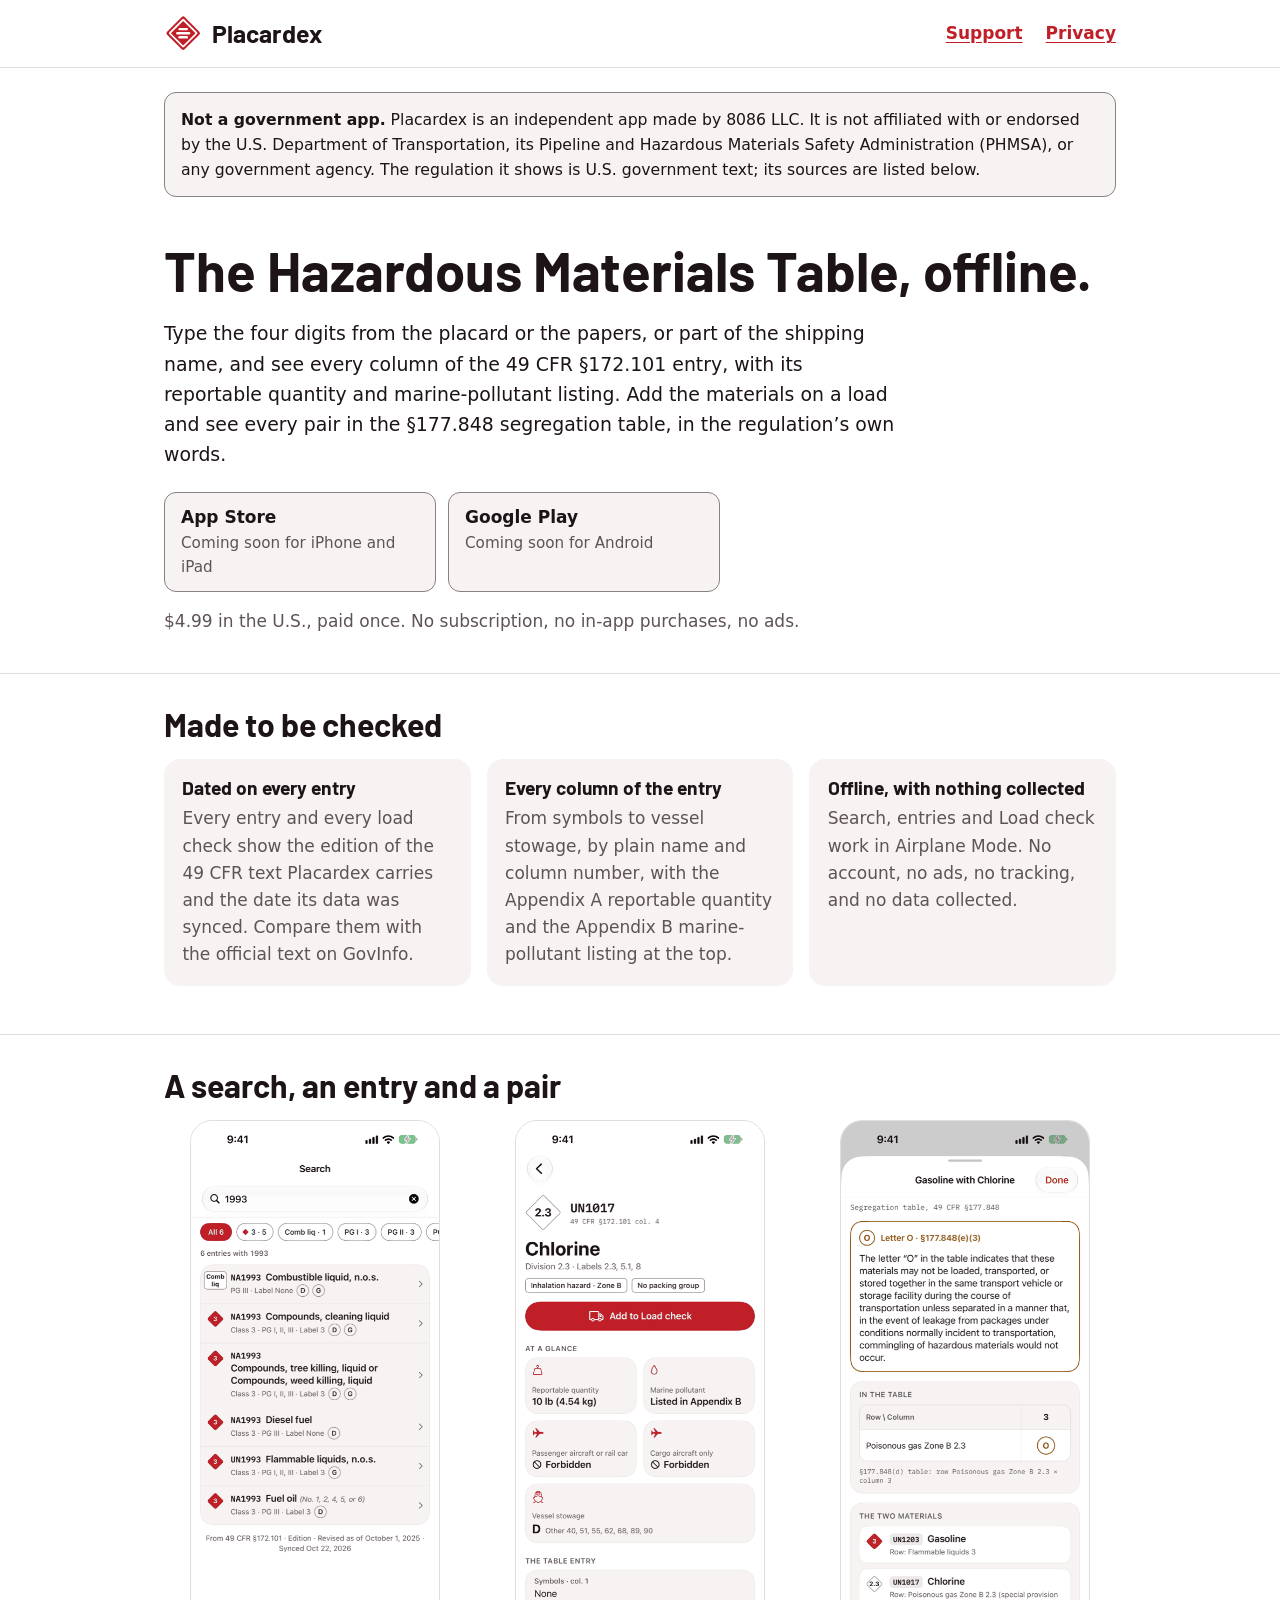
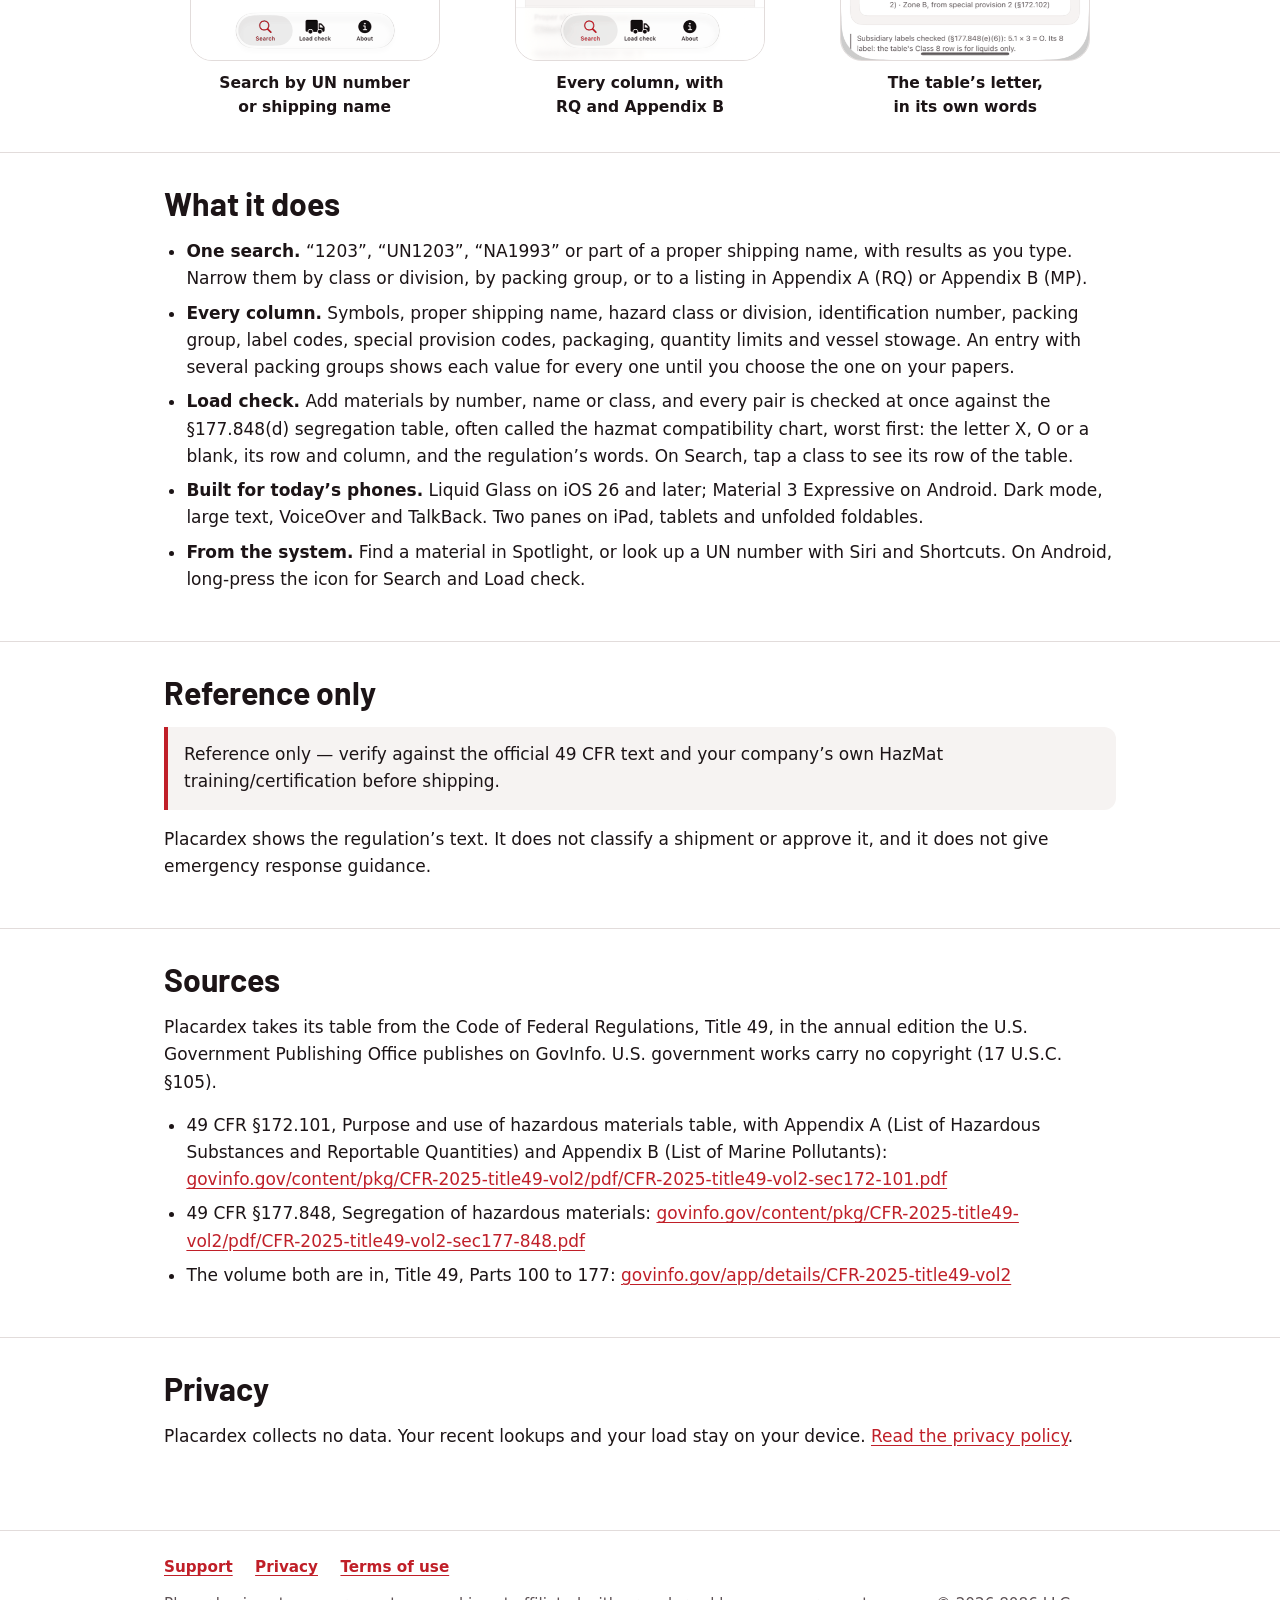
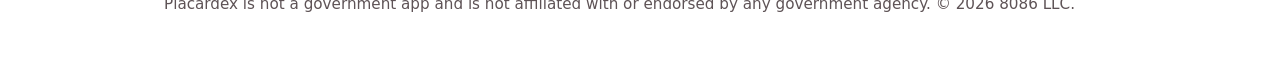
<file: index.html>
<!DOCTYPE html>
<html lang="en">
<head>
  <meta charset="utf-8">
  <meta name="viewport" content="width=device-width, initial-scale=1">
  <title>Placardex – Hazmat table and UN number lookup, offline</title>
  <meta name="description" content="Placardex: the U.S. Hazardous Materials Table, 49 CFR §172.101, by UN number or shipping name, every column, plus the §177.848 segregation table. Offline.">
  <link rel="canonical" href="https://soloinc-projects.github.io/placardex/">
  <meta name="theme-color" content="#C01F28">
  <link rel="icon" href="favicon.ico" sizes="any">
  <link rel="icon" href="favicon.svg" type="image/svg+xml">
  <link rel="apple-touch-icon" href="apple-touch-icon.png">
  <link rel="manifest" href="site.webmanifest">
  <link rel="stylesheet" href="assets/site.css">
  <meta property="og:type" content="website">
  <meta property="og:site_name" content="Placardex">
  <meta property="og:title" content="Placardex – Hazmat table and UN number lookup, offline">
  <meta property="og:description" content="Every column of the 49 CFR §172.101 entry by UN number or shipping name, and every pair on a load in the §177.848 segregation table. Offline, no account.">
  <meta property="og:url" content="https://soloinc-projects.github.io/placardex/">
  <meta property="og:image" content="https://soloinc-projects.github.io/placardex/og-image.png">
  <meta property="og:image:width" content="1200">
  <meta property="og:image:height" content="630">
  <meta property="og:image:alt" content="The Placardex mark, a white placard with a red inner border and three dark rows, beside the name Placardex and the words Hazmat table lookup, on red.">
  <meta name="twitter:card" content="summary_large_image">
  <script type="application/ld+json">
  {
    "@context": "https://schema.org",
    "@type": "MobileApplication",
    "name": "Placardex",
    "description": "An offline reference to the U.S. Hazardous Materials Table, 49 CFR §172.101, with Appendix A and Appendix B, searchable by UN number or proper shipping name, and Load check against the segregation table of 49 CFR §177.848.",
    "applicationCategory": "ReferenceApplication",
    "operatingSystem": "iOS 26 or later, iPadOS 26 or later, Android 8.0 or later",
    "url": "https://soloinc-projects.github.io/placardex/",
    "image": "https://soloinc-projects.github.io/placardex/og-image.png",
    "screenshot": [
      "https://soloinc-projects.github.io/placardex/screenshots/01-results.png",
      "https://soloinc-projects.github.io/placardex/screenshots/03-entry.png",
      "https://soloinc-projects.github.io/placardex/screenshots/04-pair.png"
    ],
    "offers": {
      "@type": "Offer",
      "price": "4.99",
      "priceCurrency": "USD"
    },
    "publisher": {
      "@type": "Organization",
      "name": "8086 LLC",
      "email": "support@8086.llc"
    }
  }
  </script>
</head>
<body>
  <a class="skip-link" href="#main">Skip to the content</a>
  <header class="site-header">
    <div class="wrap">
      <a class="brand" href="./" aria-label="Placardex, home">
        <svg viewBox="0 0 24 24" aria-hidden="true" focusable="false">
          <path class="mark-plate" d="M11.0808 1.9192A1.3 1.3 0 0 1 12.9192 1.9192L22.0808 11.0808A1.3 1.3 0 0 1 22.0808 12.9192L12.9192 22.0808A1.3 1.3 0 0 1 11.0808 22.0808L1.9192 12.9192A1.3 1.3 0 0 1 1.9192 11.0808Z"/>
          <path fill="#FFFFFF" fill-rule="evenodd" d="M11.4343 3.3157A0.8 0.8 0 0 1 12.5657 3.3157L20.6843 11.4343A0.8 0.8 0 0 1 20.6843 12.5657L12.5657 20.6843A0.8 0.8 0 0 1 11.4343 20.6843L3.3157 12.5657A0.8 0.8 0 0 1 3.3157 11.4343ZM11.6818 4.6182A0.45 0.45 0 0 1 12.3182 4.6182L19.3818 11.6818A0.45 0.45 0 0 1 19.3818 12.3182L12.3182 19.3818A0.45 0.45 0 0 1 11.6818 19.3818L4.6182 12.3182A0.45 0.45 0 0 1 4.6182 11.6818Z"/>
          <g fill="#FFFFFF"><rect x="9" y="8.7" width="6" height="1.5" rx="0.75"/><rect x="7.6" y="11.25" width="8.8" height="1.5" rx="0.75"/><rect x="9" y="13.8" width="6" height="1.5" rx="0.75"/></g>
        </svg>
        <span class="wordmark">Placardex</span>
      </a>
      <nav class="site-nav" aria-label="Pages">
        <a href="support/">Support</a>
        <a href="privacy/">Privacy</a>
      </nav>
    </div>
  </header>

  <main id="main">
    <div class="wrap">
      <p class="gov-notice"><strong>Not a government app.</strong> Placardex is an independent app made by 8086 LLC. It is not affiliated with or endorsed by the U.S. Department of Transportation, its Pipeline and Hazardous Materials Safety Administration (PHMSA), or any government agency. The regulation it shows is U.S. government text; its sources are listed below.</p>

      <div class="hero">
        <h1>The Hazardous Materials Table, offline.</h1>
        <p class="lede">Type the four digits from the placard or the papers, or part of the shipping name, and see every column of the 49&nbsp;CFR §172.101 entry, with its reportable quantity and marine-pollutant listing. Add the materials on a load and see every pair in the §177.848 segregation table, in the regulation’s own words.</p>
        <ul class="cta" aria-label="Where to get Placardex">
          <li><span class="store">App Store</span><span class="when">Coming soon for iPhone and iPad</span></li>
          <li><span class="store">Google Play</span><span class="when">Coming soon for Android</span></li>
        </ul>
        <p class="secondary">$4.99 in the U.S., paid once. No subscription, no in-app purchases, no ads.</p>
      </div>
    </div>

    <section aria-labelledby="proof">
      <div class="wrap">
        <h2 id="proof">Made to be checked</h2>
        <ul class="cards">
          <li>
            <h3>Dated on every entry</h3>
            <p>Every entry and every load check show the edition of the 49&nbsp;CFR text Placardex carries and the date its data was synced. Compare them with the official text on GovInfo.</p>
          </li>
          <li>
            <h3>Every column of the entry</h3>
            <p>From symbols to vessel stowage, by plain name and column number, with the Appendix&nbsp;A reportable quantity and the Appendix&nbsp;B marine-pollutant listing at the top.</p>
          </li>
          <li>
            <h3>Offline, with nothing collected</h3>
            <p>Search, entries and Load check work in Airplane Mode. No account, no ads, no tracking, and no data collected.</p>
          </li>
        </ul>
      </div>
    </section>

    <section aria-labelledby="screens">
      <div class="wrap">
        <h2 id="screens">A search, an entry and a pair</h2>
        <div class="shots">
          <figure>
            <img src="screenshots/01-results.png" width="460" height="1000" loading="lazy" alt="Placardex on iPhone: the search 1993 lists six entries, among them NA1993 Diesel fuel and UN1993 Flammable liquids, n.o.s., each with its class, packing groups and label, with filter chips for class 3, combustible liquid and packing group, and the edition line at the foot.">
            <figcaption>Search by UN number or shipping name</figcaption>
          </figure>
          <figure>
            <img src="screenshots/03-entry.png" width="460" height="1000" loading="lazy" alt="The entry for UN1017 Chlorine: Division 2.3, labels 2.3, 5.1 and 8, inhalation hazard Zone B, no packing group; reportable quantity 10 lb (4.54 kg), listed in Appendix B, forbidden on passenger aircraft or rail car and on cargo aircraft only, vessel stowage D.">
            <figcaption>Every column, with RQ and Appendix B</figcaption>
          </figure>
          <figure>
            <img src="screenshots/04-pair.png" width="460" height="1000" loading="lazy" alt="The pair Gasoline with Chlorine: letter O, section 177.848(e)(3), with the regulation's words for O, and the table cell, row Poisonous gas Zone B 2.3 by column 3.">
            <figcaption>The table’s letter, in its own words</figcaption>
          </figure>
        </div>
      </div>
    </section>

    <section aria-labelledby="what">
      <div class="wrap">
        <h2 id="what">What it does</h2>
        <ul>
          <li><strong>One search.</strong> “1203”, “UN1203”, “NA1993” or part of a proper shipping name, with results as you type. Narrow them by class or division, by packing group, or to a listing in Appendix&nbsp;A (RQ) or Appendix&nbsp;B (MP).</li>
          <li><strong>Every column.</strong> Symbols, proper shipping name, hazard class or division, identification number, packing group, label codes, special provision codes, packaging, quantity limits and vessel stowage. An entry with several packing groups shows each value for every one until you choose the one on your papers.</li>
          <li><strong>Load check.</strong> Add materials by number, name or class, and every pair is checked at once against the §177.848(d) segregation table, often called the hazmat compatibility chart, worst first: the letter X, O or a blank, its row and column, and the regulation’s words. On Search, tap a class to see its row of the table.</li>
          <li><strong>Built for today’s phones.</strong> Liquid Glass on iOS&nbsp;26 and later; Material&nbsp;3 Expressive on Android. Dark mode, large text, VoiceOver and TalkBack. Two panes on iPad, tablets and unfolded foldables.</li>
          <li><strong>From the system.</strong> Find a material in Spotlight, or look up a UN number with Siri and Shortcuts. On Android, long-press the icon for Search and Load check.</li>
        </ul>
      </div>
    </section>

    <section aria-labelledby="reference">
      <div class="wrap">
        <h2 id="reference">Reference only</h2>
        <p class="quote">Reference only — verify against the official 49&nbsp;CFR text and your company’s own HazMat training/certification before shipping.</p>
        <p>Placardex shows the regulation’s text. It does not classify a shipment or approve it, and it does not give emergency response guidance.</p>
      </div>
    </section>

    <section aria-labelledby="sources">
      <div class="wrap">
        <h2 id="sources">Sources</h2>
        <p>Placardex takes its table from the Code of Federal Regulations, Title&nbsp;49, in the annual edition the U.S. Government Publishing Office publishes on GovInfo. U.S. government works carry no copyright (17&nbsp;U.S.C. §105).</p>
        <ul class="sources">
          <li>49&nbsp;CFR §172.101, Purpose and use of hazardous materials table, with Appendix&nbsp;A (List of Hazardous Substances and Reportable Quantities) and Appendix&nbsp;B (List of Marine Pollutants): <a href="https://www.govinfo.gov/content/pkg/CFR-2025-title49-vol2/pdf/CFR-2025-title49-vol2-sec172-101.pdf">govinfo.gov/content/pkg/CFR-2025-title49-vol2/pdf/CFR-2025-title49-vol2-sec172-101.pdf</a></li>
          <li>49&nbsp;CFR §177.848, Segregation of hazardous materials: <a href="https://www.govinfo.gov/content/pkg/CFR-2025-title49-vol2/pdf/CFR-2025-title49-vol2-sec177-848.pdf">govinfo.gov/content/pkg/CFR-2025-title49-vol2/pdf/CFR-2025-title49-vol2-sec177-848.pdf</a></li>
          <li>The volume both are in, Title&nbsp;49, Parts 100 to 177: <a href="https://www.govinfo.gov/app/details/CFR-2025-title49-vol2">govinfo.gov/app/details/CFR-2025-title49-vol2</a></li>
        </ul>
      </div>
    </section>

    <section aria-labelledby="privacy">
      <div class="wrap">
        <h2 id="privacy">Privacy</h2>
        <p>Placardex collects no data. Your recent lookups and your load stay on your device. <a href="privacy/">Read the privacy policy</a>.</p>
      </div>
    </section>
  </main>

  <footer class="site-footer">
    <div class="wrap">
      <nav aria-label="Site">
        <a href="support/">Support</a>
        <a href="privacy/">Privacy</a>
        <a href="terms/">Terms of use</a>
      </nav>
      <p>Placardex is not a government app and is not affiliated with or endorsed by any government agency. © 2026 8086 LLC.</p>
    </div>
  </footer>
</body>
</html>
</file>
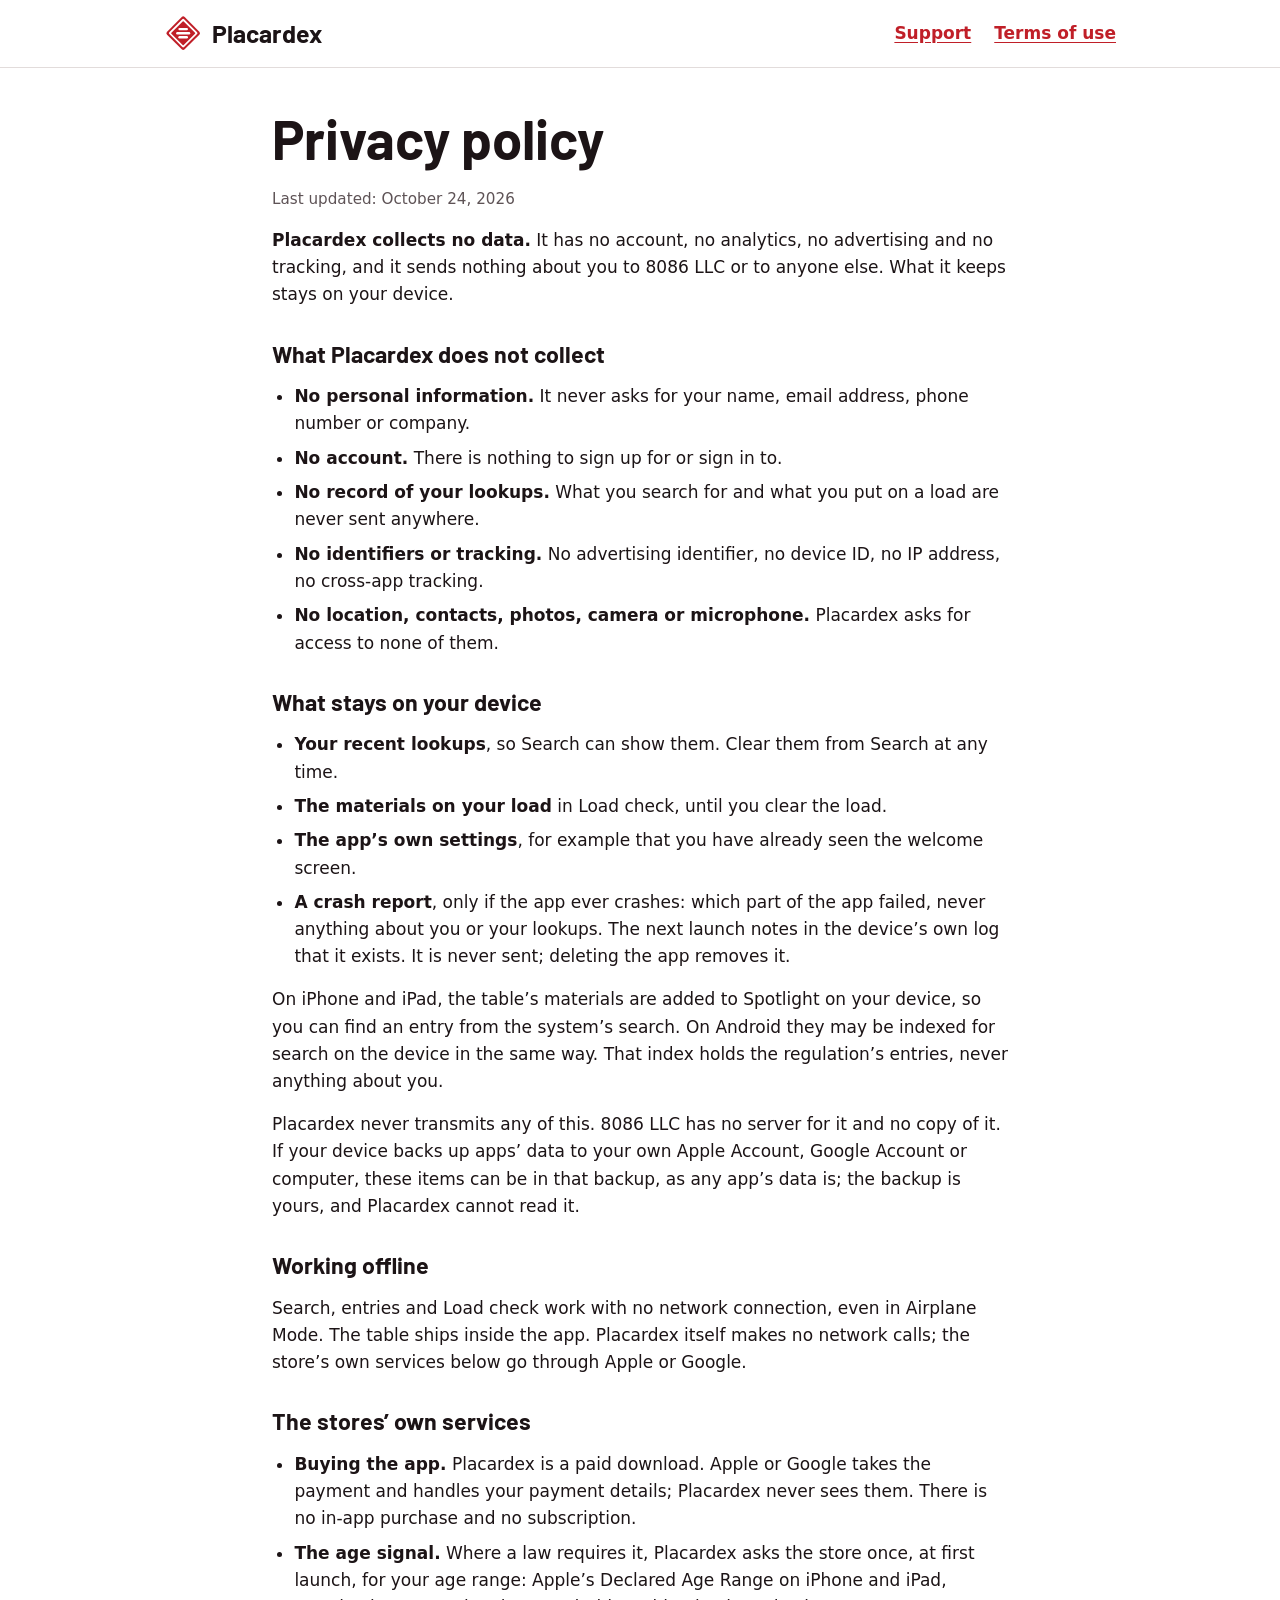
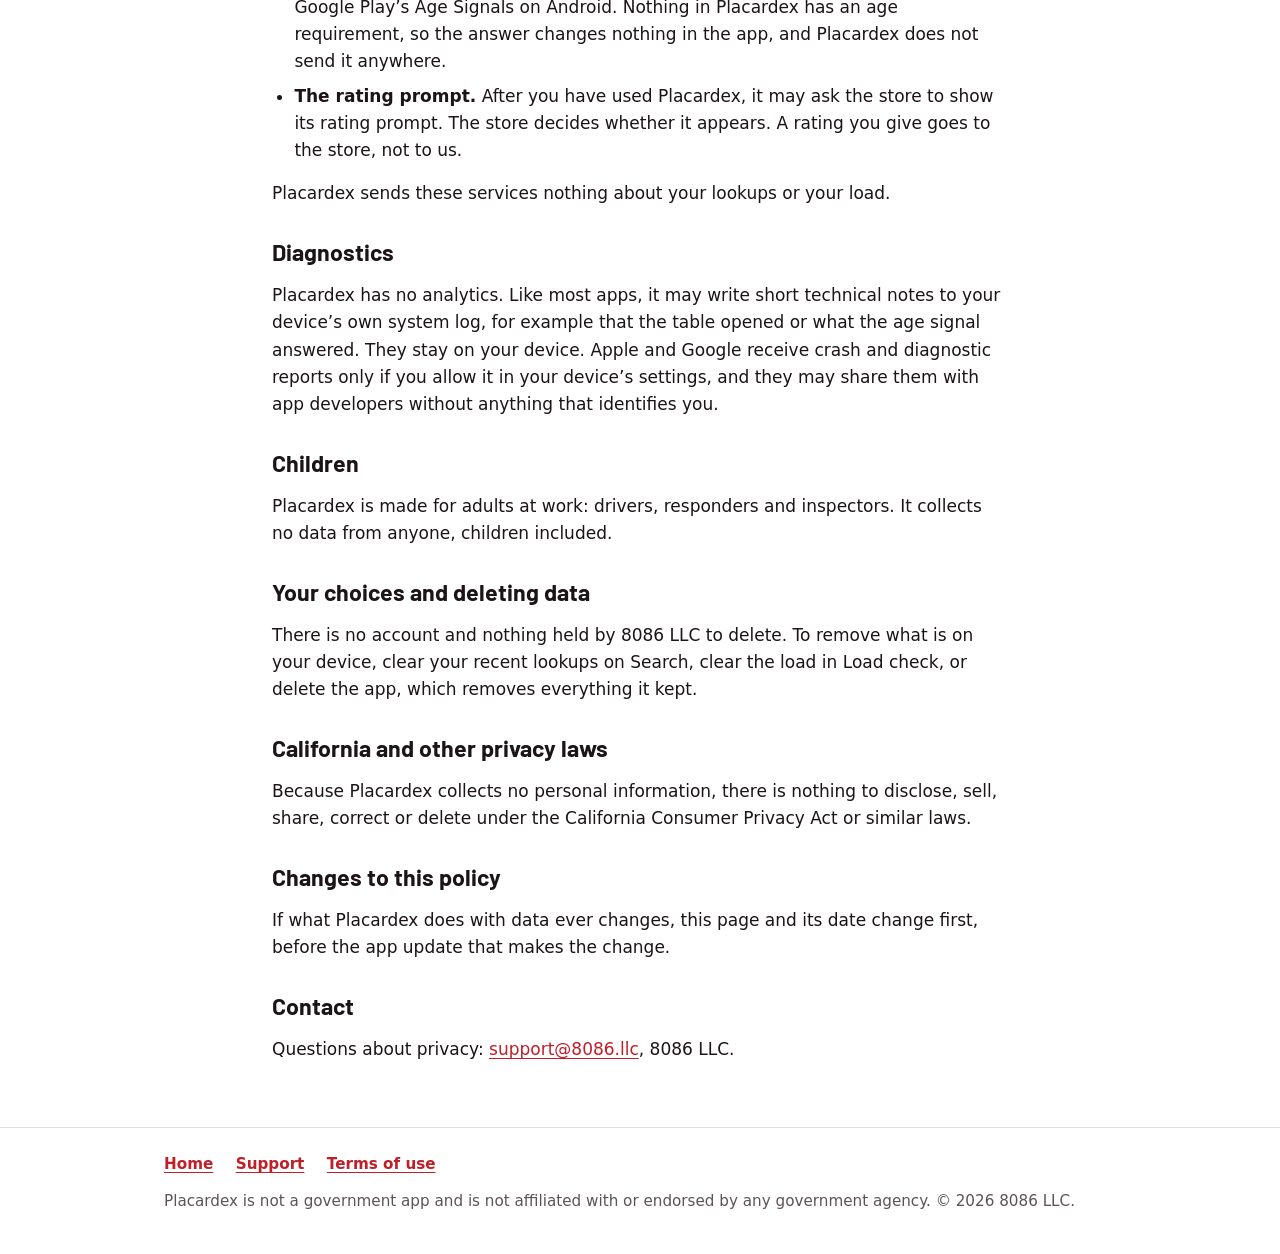
<file: privacy/index.html>
<!DOCTYPE html>
<html lang="en">
<head>
  <meta charset="utf-8">
  <meta name="viewport" content="width=device-width, initial-scale=1">
  <title>Privacy policy – Placardex</title>
  <meta name="description" content="Placardex collects no data: no account, no analytics, no ads, no tracking. Your recent lookups and your load stay on your device.">
  <link rel="canonical" href="https://soloinc-projects.github.io/placardex/privacy/">
  <meta name="theme-color" content="#C01F28">
  <link rel="icon" href="../favicon.ico" sizes="any">
  <link rel="icon" href="../favicon.svg" type="image/svg+xml">
  <link rel="apple-touch-icon" href="../apple-touch-icon.png">
  <link rel="stylesheet" href="../assets/site.css">
  <meta property="og:type" content="website">
  <meta property="og:title" content="Privacy policy – Placardex">
  <meta property="og:description" content="Placardex collects no data. Your recent lookups and your load stay on your device.">
  <meta property="og:url" content="https://soloinc-projects.github.io/placardex/privacy/">
  <meta property="og:image" content="https://soloinc-projects.github.io/placardex/og-image.png">
</head>
<body>
  <a class="skip-link" href="#main">Skip to the content</a>
  <header class="site-header">
    <div class="wrap">
      <a class="brand" href="../" aria-label="Placardex, home">
        <svg viewBox="0 0 24 24" aria-hidden="true" focusable="false">
          <path class="mark-plate" d="M11.0808 1.9192A1.3 1.3 0 0 1 12.9192 1.9192L22.0808 11.0808A1.3 1.3 0 0 1 22.0808 12.9192L12.9192 22.0808A1.3 1.3 0 0 1 11.0808 22.0808L1.9192 12.9192A1.3 1.3 0 0 1 1.9192 11.0808Z"/>
          <path fill="#FFFFFF" fill-rule="evenodd" d="M11.4343 3.3157A0.8 0.8 0 0 1 12.5657 3.3157L20.6843 11.4343A0.8 0.8 0 0 1 20.6843 12.5657L12.5657 20.6843A0.8 0.8 0 0 1 11.4343 20.6843L3.3157 12.5657A0.8 0.8 0 0 1 3.3157 11.4343ZM11.6818 4.6182A0.45 0.45 0 0 1 12.3182 4.6182L19.3818 11.6818A0.45 0.45 0 0 1 19.3818 12.3182L12.3182 19.3818A0.45 0.45 0 0 1 11.6818 19.3818L4.6182 12.3182A0.45 0.45 0 0 1 4.6182 11.6818Z"/>
          <g fill="#FFFFFF"><rect x="9" y="8.7" width="6" height="1.5" rx="0.75"/><rect x="7.6" y="11.25" width="8.8" height="1.5" rx="0.75"/><rect x="9" y="13.8" width="6" height="1.5" rx="0.75"/></g>
        </svg>
        <span class="wordmark">Placardex</span>
      </a>
      <nav class="site-nav" aria-label="Pages">
        <a href="../support/">Support</a>
        <a href="../terms/">Terms of use</a>
      </nav>
    </div>
  </header>

  <main id="main">
    <div class="wrap page">
      <h1>Privacy policy</h1>
      <p class="updated">Last updated: October 24, 2026</p>
      <p><strong>Placardex collects no data.</strong> It has no account, no analytics, no advertising and no tracking, and it sends nothing about you to 8086 LLC or to anyone else. What it keeps stays on your device.</p>

      <h2>What Placardex does not collect</h2>
      <ul>
        <li><strong>No personal information.</strong> It never asks for your name, email address, phone number or company.</li>
        <li><strong>No account.</strong> There is nothing to sign up for or sign in to.</li>
        <li><strong>No record of your lookups.</strong> What you search for and what you put on a load are never sent anywhere.</li>
        <li><strong>No identifiers or tracking.</strong> No advertising identifier, no device ID, no IP address, no cross-app tracking.</li>
        <li><strong>No location, contacts, photos, camera or microphone.</strong> Placardex asks for access to none of them.</li>
      </ul>

      <h2>What stays on your device</h2>
      <ul>
        <li><strong>Your recent lookups</strong>, so Search can show them. Clear them from Search at any time.</li>
        <li><strong>The materials on your load</strong> in Load check, until you clear the load.</li>
        <li><strong>The app’s own settings</strong>, for example that you have already seen the welcome screen.</li>
        <li><strong>A crash report</strong>, only if the app ever crashes: which part of the app failed, never anything about you or your lookups. The next launch notes in the device’s own log that it exists. It is never sent; deleting the app removes it.</li>
      </ul>
      <p>On iPhone and iPad, the table’s materials are added to Spotlight on your device, so you can find an entry from the system’s search. On Android they may be indexed for search on the device in the same way. That index holds the regulation’s entries, never anything about you.</p>
      <p>Placardex never transmits any of this. 8086 LLC has no server for it and no copy of it. If your device backs up apps’ data to your own Apple Account, Google Account or computer, these items can be in that backup, as any app’s data is; the backup is yours, and Placardex cannot read it.</p>

      <h2>Working offline</h2>
      <p>Search, entries and Load check work with no network connection, even in Airplane Mode. The table ships inside the app. Placardex itself makes no network calls; the store’s own services below go through Apple or Google.</p>

      <h2>The stores’ own services</h2>
      <ul>
        <li><strong>Buying the app.</strong> Placardex is a paid download. Apple or Google takes the payment and handles your payment details; Placardex never sees them. There is no in-app purchase and no subscription.</li>
        <li><strong>The age signal.</strong> Where a law requires it, Placardex asks the store once, at first launch, for your age range: Apple’s Declared Age Range on iPhone and iPad, Google Play’s Age Signals on Android. Nothing in Placardex has an age requirement, so the answer changes nothing in the app, and Placardex does not send it anywhere.</li>
        <li><strong>The rating prompt.</strong> After you have used Placardex, it may ask the store to show its rating prompt. The store decides whether it appears. A rating you give goes to the store, not to us.</li>
      </ul>
      <p>Placardex sends these services nothing about your lookups or your load.</p>

      <h2>Diagnostics</h2>
      <p>Placardex has no analytics. Like most apps, it may write short technical notes to your device’s own system log, for example that the table opened or what the age signal answered. They stay on your device. Apple and Google receive crash and diagnostic reports only if you allow it in your device’s settings, and they may share them with app developers without anything that identifies you.</p>

      <h2>Children</h2>
      <p>Placardex is made for adults at work: drivers, responders and inspectors. It collects no data from anyone, children included.</p>

      <h2>Your choices and deleting data</h2>
      <p>There is no account and nothing held by 8086 LLC to delete. To remove what is on your device, clear your recent lookups on Search, clear the load in Load check, or delete the app, which removes everything it kept.</p>

      <h2>California and other privacy laws</h2>
      <p>Because Placardex collects no personal information, there is nothing to disclose, sell, share, correct or delete under the California Consumer Privacy Act or similar laws.</p>

      <h2>Changes to this policy</h2>
      <p>If what Placardex does with data ever changes, this page and its date change first, before the app update that makes the change.</p>

      <h2>Contact</h2>
      <p>Questions about privacy: <a href="mailto:support@8086.llc">support@8086.llc</a>, 8086 LLC.</p>
    </div>
  </main>

  <footer class="site-footer">
    <div class="wrap">
      <nav aria-label="Site">
        <a href="../">Home</a>
        <a href="../support/">Support</a>
        <a href="../terms/">Terms of use</a>
      </nav>
      <p>Placardex is not a government app and is not affiliated with or endorsed by any government agency. © 2026 8086 LLC.</p>
    </div>
  </footer>
</body>
</html>
</file>
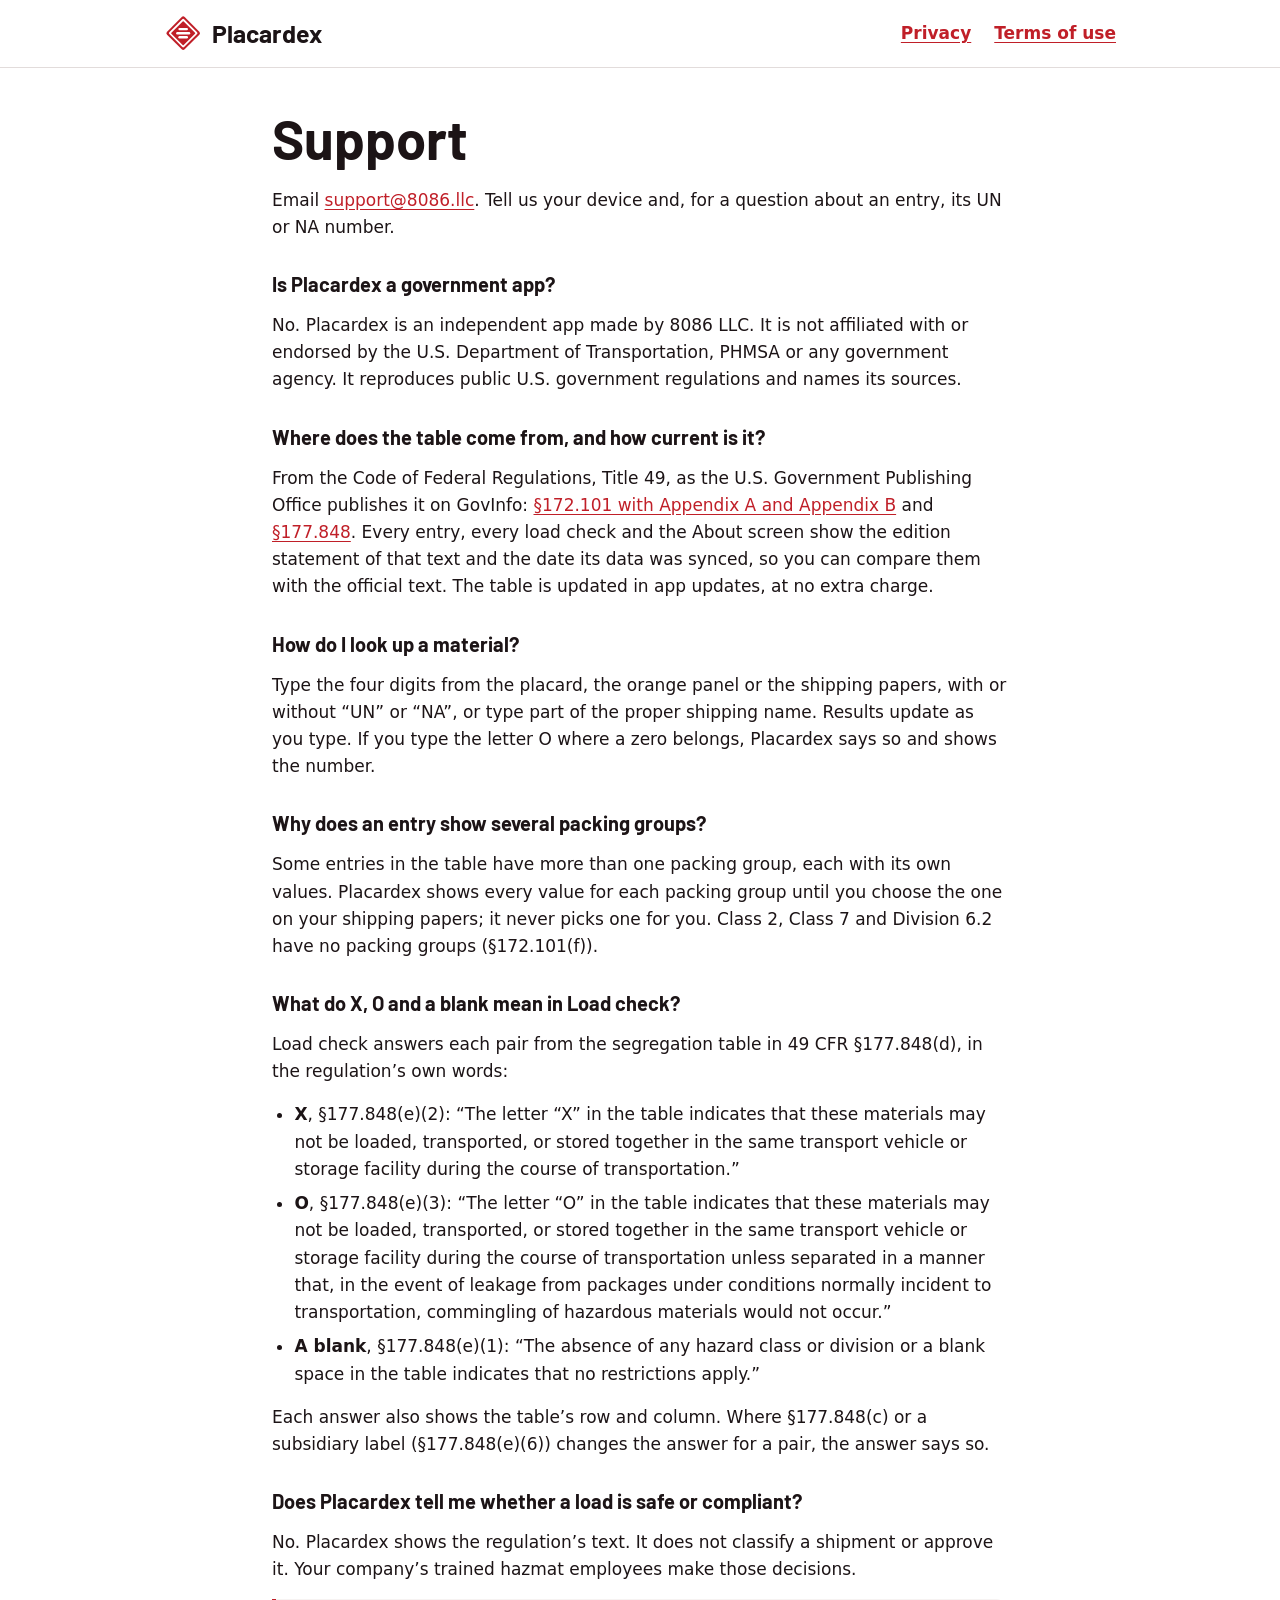
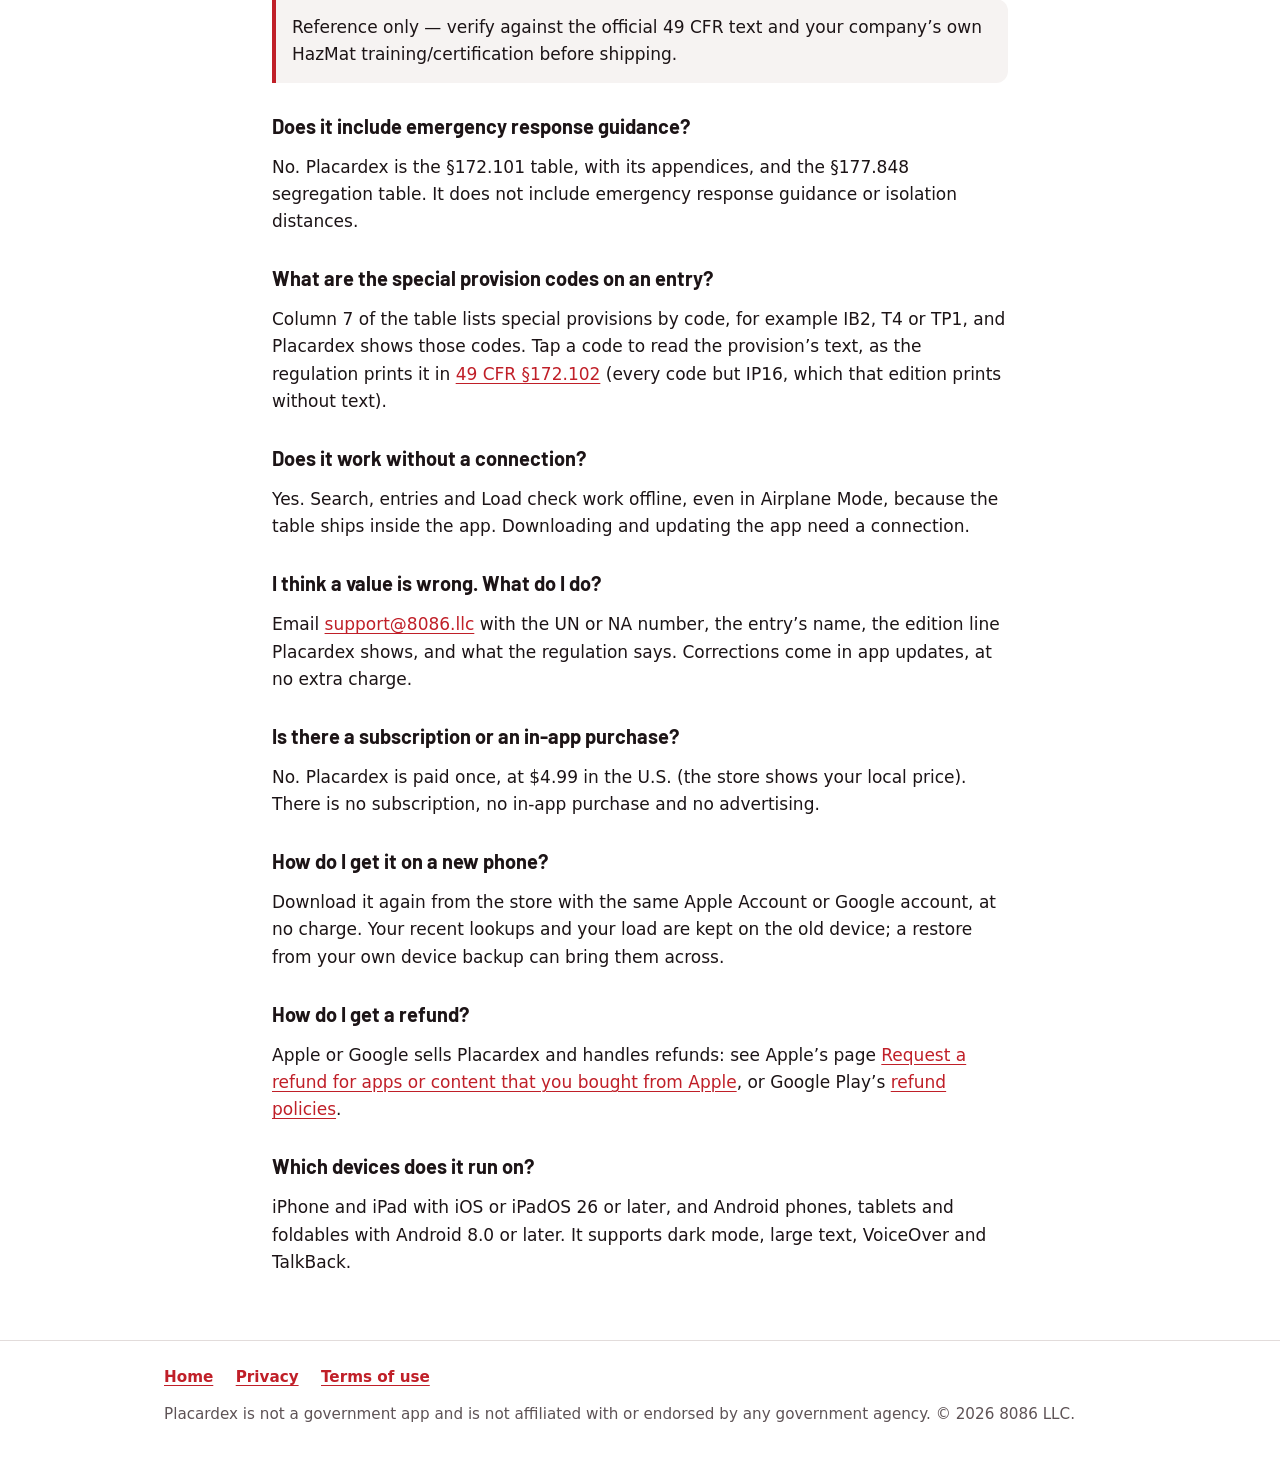
<file: support/index.html>
<!DOCTYPE html>
<html lang="en">
<head>
  <meta charset="utf-8">
  <meta name="viewport" content="width=device-width, initial-scale=1">
  <title>Support – Placardex</title>
  <meta name="description" content="Help with Placardex: how to reach us, where the table comes from and how current it is, what X, O and a blank mean in Load check, and refunds.">
  <link rel="canonical" href="https://soloinc-projects.github.io/placardex/support/">
  <meta name="theme-color" content="#C01F28">
  <link rel="icon" href="../favicon.ico" sizes="any">
  <link rel="icon" href="../favicon.svg" type="image/svg+xml">
  <link rel="apple-touch-icon" href="../apple-touch-icon.png">
  <link rel="stylesheet" href="../assets/site.css">
  <meta property="og:type" content="website">
  <meta property="og:title" content="Support – Placardex">
  <meta property="og:description" content="How to reach us, and answers to the first questions people ask about Placardex.">
  <meta property="og:url" content="https://soloinc-projects.github.io/placardex/support/">
  <meta property="og:image" content="https://soloinc-projects.github.io/placardex/og-image.png">
</head>
<body>
  <a class="skip-link" href="#main">Skip to the content</a>
  <header class="site-header">
    <div class="wrap">
      <a class="brand" href="../" aria-label="Placardex, home">
        <svg viewBox="0 0 24 24" aria-hidden="true" focusable="false">
          <path class="mark-plate" d="M11.0808 1.9192A1.3 1.3 0 0 1 12.9192 1.9192L22.0808 11.0808A1.3 1.3 0 0 1 22.0808 12.9192L12.9192 22.0808A1.3 1.3 0 0 1 11.0808 22.0808L1.9192 12.9192A1.3 1.3 0 0 1 1.9192 11.0808Z"/>
          <path fill="#FFFFFF" fill-rule="evenodd" d="M11.4343 3.3157A0.8 0.8 0 0 1 12.5657 3.3157L20.6843 11.4343A0.8 0.8 0 0 1 20.6843 12.5657L12.5657 20.6843A0.8 0.8 0 0 1 11.4343 20.6843L3.3157 12.5657A0.8 0.8 0 0 1 3.3157 11.4343ZM11.6818 4.6182A0.45 0.45 0 0 1 12.3182 4.6182L19.3818 11.6818A0.45 0.45 0 0 1 19.3818 12.3182L12.3182 19.3818A0.45 0.45 0 0 1 11.6818 19.3818L4.6182 12.3182A0.45 0.45 0 0 1 4.6182 11.6818Z"/>
          <g fill="#FFFFFF"><rect x="9" y="8.7" width="6" height="1.5" rx="0.75"/><rect x="7.6" y="11.25" width="8.8" height="1.5" rx="0.75"/><rect x="9" y="13.8" width="6" height="1.5" rx="0.75"/></g>
        </svg>
        <span class="wordmark">Placardex</span>
      </a>
      <nav class="site-nav" aria-label="Pages">
        <a href="../privacy/">Privacy</a>
        <a href="../terms/">Terms of use</a>
      </nav>
    </div>
  </header>

  <main id="main">
    <div class="wrap page faq">
      <h1>Support</h1>
      <p>Email <a href="mailto:support@8086.llc">support@8086.llc</a>. Tell us your device and, for a question about an entry, its UN or NA number.</p>

      <h2>Is Placardex a government app?</h2>
      <p>No. Placardex is an independent app made by 8086 LLC. It is not affiliated with or endorsed by the U.S. Department of Transportation, PHMSA or any government agency. It reproduces public U.S. government regulations and names its sources.</p>

      <h2>Where does the table come from, and how current is it?</h2>
      <p>From the Code of Federal Regulations, Title&nbsp;49, as the U.S. Government Publishing Office publishes it on GovInfo: <a href="https://www.govinfo.gov/content/pkg/CFR-2025-title49-vol2/pdf/CFR-2025-title49-vol2-sec172-101.pdf">§172.101 with Appendix&nbsp;A and Appendix&nbsp;B</a> and <a href="https://www.govinfo.gov/content/pkg/CFR-2025-title49-vol2/pdf/CFR-2025-title49-vol2-sec177-848.pdf">§177.848</a>. Every entry, every load check and the About screen show the edition statement of that text and the date its data was synced, so you can compare them with the official text. The table is updated in app updates, at no extra charge.</p>

      <h2>How do I look up a material?</h2>
      <p>Type the four digits from the placard, the orange panel or the shipping papers, with or without “UN” or “NA”, or type part of the proper shipping name. Results update as you type. If you type the letter O where a zero belongs, Placardex says so and shows the number.</p>

      <h2>Why does an entry show several packing groups?</h2>
      <p>Some entries in the table have more than one packing group, each with its own values. Placardex shows every value for each packing group until you choose the one on your shipping papers; it never picks one for you. Class&nbsp;2, Class&nbsp;7 and Division&nbsp;6.2 have no packing groups (§172.101(f)).</p>

      <h2>What do X, O and a blank mean in Load check?</h2>
      <p>Load check answers each pair from the segregation table in 49&nbsp;CFR §177.848(d), in the regulation’s own words:</p>
      <ul>
        <li><strong>X</strong>, §177.848(e)(2): “The letter “X” in the table indicates that these materials may not be loaded, transported, or stored together in the same transport vehicle or storage facility during the course of transportation.”</li>
        <li><strong>O</strong>, §177.848(e)(3): “The letter “O” in the table indicates that these materials may not be loaded, transported, or stored together in the same transport vehicle or storage facility during the course of transportation unless separated in a manner that, in the event of leakage from packages under conditions normally incident to transportation, commingling of hazardous materials would not occur.”</li>
        <li><strong>A blank</strong>, §177.848(e)(1): “The absence of any hazard class or division or a blank space in the table indicates that no restrictions apply.”</li>
      </ul>
      <p>Each answer also shows the table’s row and column. Where §177.848(c) or a subsidiary label (§177.848(e)(6)) changes the answer for a pair, the answer says so.</p>

      <h2>Does Placardex tell me whether a load is safe or compliant?</h2>
      <p>No. Placardex shows the regulation’s text. It does not classify a shipment or approve it. Your company’s trained hazmat employees make those decisions.</p>
      <p class="quote">Reference only — verify against the official 49&nbsp;CFR text and your company’s own HazMat training/certification before shipping.</p>

      <h2>Does it include emergency response guidance?</h2>
      <p>No. Placardex is the §172.101 table, with its appendices, and the §177.848 segregation table. It does not include emergency response guidance or isolation distances.</p>

      <h2>What are the special provision codes on an entry?</h2>
      <p>Column&nbsp;7 of the table lists special provisions by code, for example IB2, T4 or TP1, and Placardex shows those codes. Tap a code to read the provision’s text, as the regulation prints it in <a href="https://www.govinfo.gov/content/pkg/CFR-2025-title49-vol2/pdf/CFR-2025-title49-vol2-sec172-102.pdf">49&nbsp;CFR §172.102</a> (every code but IP16, which that edition prints without text).</p>

      <h2>Does it work without a connection?</h2>
      <p>Yes. Search, entries and Load check work offline, even in Airplane Mode, because the table ships inside the app. Downloading and updating the app need a connection.</p>

      <h2>I think a value is wrong. What do I do?</h2>
      <p>Email <a href="mailto:support@8086.llc">support@8086.llc</a> with the UN or NA number, the entry’s name, the edition line Placardex shows, and what the regulation says. Corrections come in app updates, at no extra charge.</p>

      <h2>Is there a subscription or an in-app purchase?</h2>
      <p>No. Placardex is paid once, at $4.99 in the U.S. (the store shows your local price). There is no subscription, no in-app purchase and no advertising.</p>

      <h2>How do I get it on a new phone?</h2>
      <p>Download it again from the store with the same Apple Account or Google account, at no charge. Your recent lookups and your load are kept on the old device; a restore from your own device backup can bring them across.</p>

      <h2>How do I get a refund?</h2>
      <p>Apple or Google sells Placardex and handles refunds: see Apple’s page <a href="https://support.apple.com/en-us/118223">Request a refund for apps or content that you bought from Apple</a>, or Google Play’s <a href="https://support.google.com/googleplay/answer/2479637">refund policies</a>.</p>

      <h2>Which devices does it run on?</h2>
      <p>iPhone and iPad with iOS or iPadOS&nbsp;26 or later, and Android phones, tablets and foldables with Android&nbsp;8.0 or later. It supports dark mode, large text, VoiceOver and TalkBack.</p>
    </div>
  </main>

  <footer class="site-footer">
    <div class="wrap">
      <nav aria-label="Site">
        <a href="../">Home</a>
        <a href="../privacy/">Privacy</a>
        <a href="../terms/">Terms of use</a>
      </nav>
      <p>Placardex is not a government app and is not affiliated with or endorsed by any government agency. © 2026 8086 LLC.</p>
    </div>
  </footer>
</body>
</html>
</file>
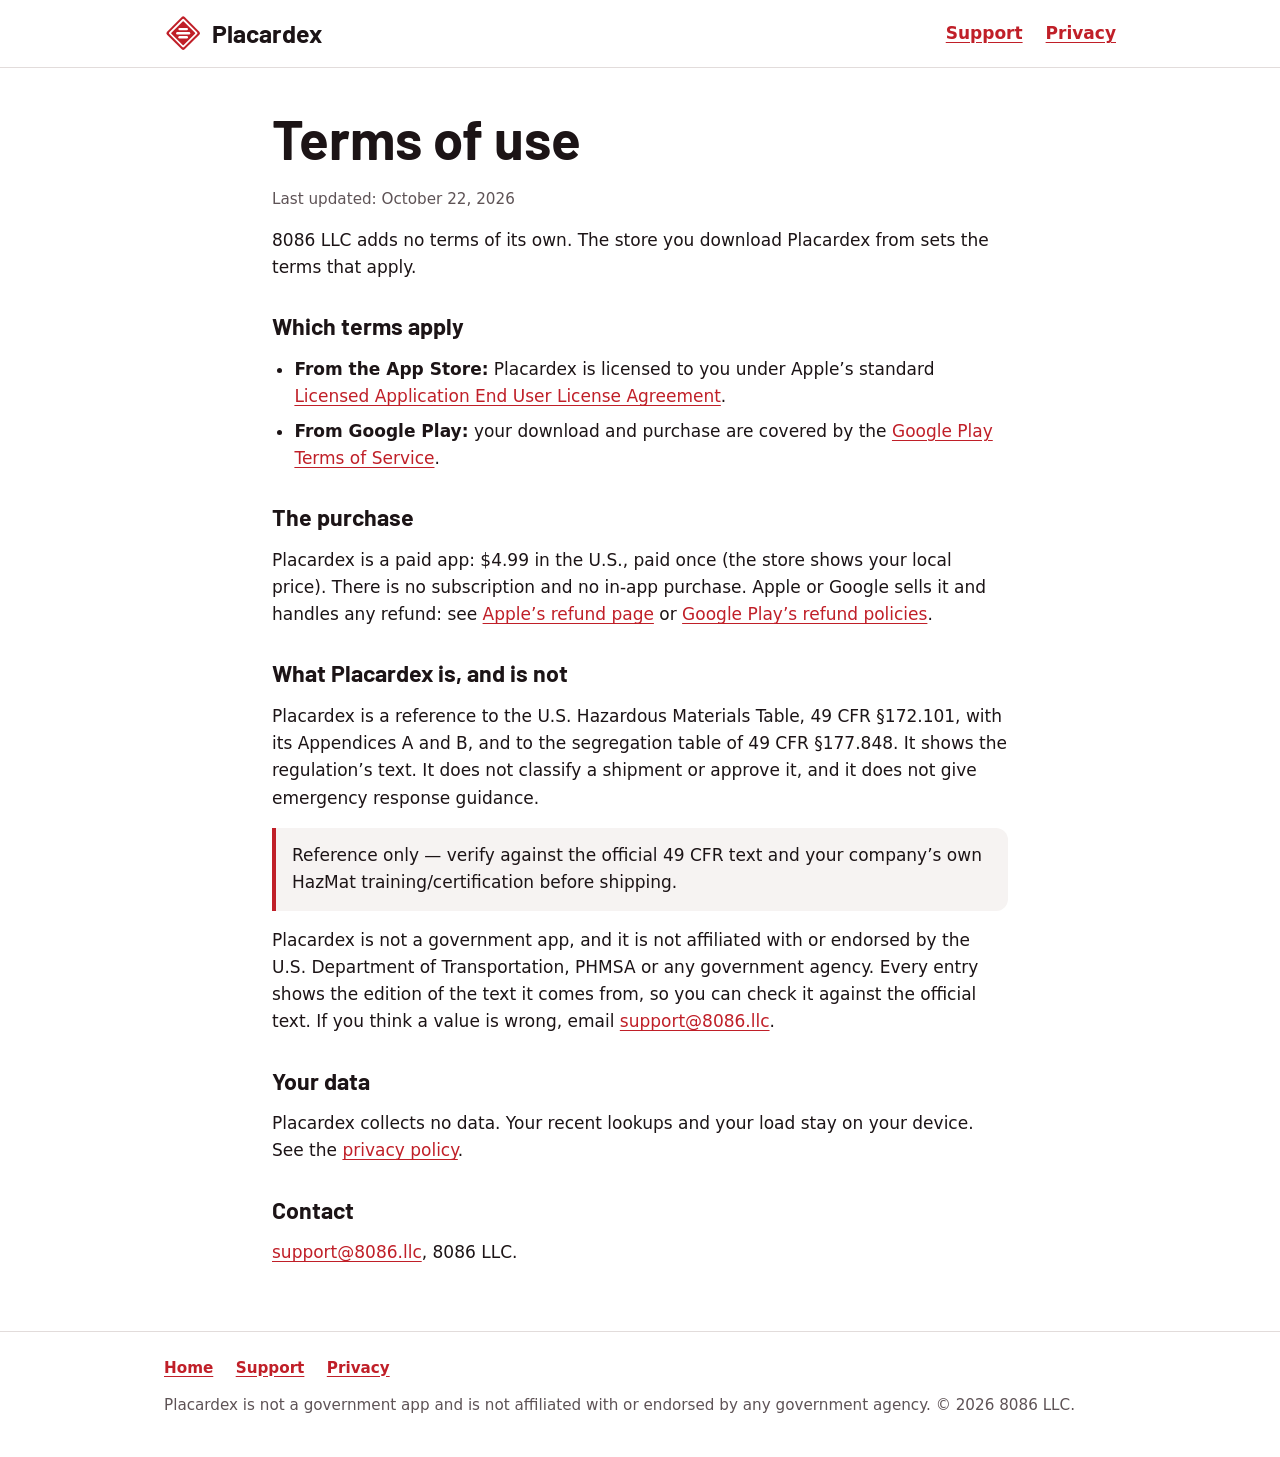
<file: terms/index.html>
<!DOCTYPE html>
<html lang="en">
<head>
  <meta charset="utf-8">
  <meta name="viewport" content="width=device-width, initial-scale=1">
  <title>Terms of use – Placardex</title>
  <meta name="description" content="Which terms apply to Placardex: Apple's standard licence on the App Store, the Google Play Terms of Service on Google Play. 8086 LLC adds none of its own.">
  <link rel="canonical" href="https://soloinc-projects.github.io/placardex/terms/">
  <meta name="theme-color" content="#C01F28">
  <link rel="icon" href="../favicon.ico" sizes="any">
  <link rel="icon" href="../favicon.svg" type="image/svg+xml">
  <link rel="apple-touch-icon" href="../apple-touch-icon.png">
  <link rel="stylesheet" href="../assets/site.css">
  <meta property="og:type" content="website">
  <meta property="og:title" content="Terms of use – Placardex">
  <meta property="og:description" content="The store you download Placardex from sets the terms that apply. 8086 LLC adds none of its own.">
  <meta property="og:url" content="https://soloinc-projects.github.io/placardex/terms/">
  <meta property="og:image" content="https://soloinc-projects.github.io/placardex/og-image.png">
</head>
<body>
  <a class="skip-link" href="#main">Skip to the content</a>
  <header class="site-header">
    <div class="wrap">
      <a class="brand" href="../" aria-label="Placardex, home">
        <svg viewBox="0 0 24 24" aria-hidden="true" focusable="false">
          <path class="mark-plate" d="M11.0808 1.9192A1.3 1.3 0 0 1 12.9192 1.9192L22.0808 11.0808A1.3 1.3 0 0 1 22.0808 12.9192L12.9192 22.0808A1.3 1.3 0 0 1 11.0808 22.0808L1.9192 12.9192A1.3 1.3 0 0 1 1.9192 11.0808Z"/>
          <path fill="#FFFFFF" fill-rule="evenodd" d="M11.4343 3.3157A0.8 0.8 0 0 1 12.5657 3.3157L20.6843 11.4343A0.8 0.8 0 0 1 20.6843 12.5657L12.5657 20.6843A0.8 0.8 0 0 1 11.4343 20.6843L3.3157 12.5657A0.8 0.8 0 0 1 3.3157 11.4343ZM11.6818 4.6182A0.45 0.45 0 0 1 12.3182 4.6182L19.3818 11.6818A0.45 0.45 0 0 1 19.3818 12.3182L12.3182 19.3818A0.45 0.45 0 0 1 11.6818 19.3818L4.6182 12.3182A0.45 0.45 0 0 1 4.6182 11.6818Z"/>
          <g fill="#FFFFFF"><rect x="9" y="8.7" width="6" height="1.5" rx="0.75"/><rect x="7.6" y="11.25" width="8.8" height="1.5" rx="0.75"/><rect x="9" y="13.8" width="6" height="1.5" rx="0.75"/></g>
        </svg>
        <span class="wordmark">Placardex</span>
      </a>
      <nav class="site-nav" aria-label="Pages">
        <a href="../support/">Support</a>
        <a href="../privacy/">Privacy</a>
      </nav>
    </div>
  </header>

  <main id="main">
    <div class="wrap page">
      <h1>Terms of use</h1>
      <p class="updated">Last updated: October 22, 2026</p>
      <p>8086 LLC adds no terms of its own. The store you download Placardex from sets the terms that apply.</p>

      <h2>Which terms apply</h2>
      <ul>
        <li><strong>From the App Store:</strong> Placardex is licensed to you under Apple’s standard <a href="https://www.apple.com/legal/internet-services/itunes/dev/stdeula/">Licensed Application End User License Agreement</a>.</li>
        <li><strong>From Google Play:</strong> your download and purchase are covered by the <a href="https://play.google.com/about/play-terms/">Google Play Terms of Service</a>.</li>
      </ul>

      <h2>The purchase</h2>
      <p>Placardex is a paid app: $4.99 in the U.S., paid once (the store shows your local price). There is no subscription and no in-app purchase. Apple or Google sells it and handles any refund: see <a href="https://support.apple.com/en-us/118223">Apple’s refund page</a> or <a href="https://support.google.com/googleplay/answer/2479637">Google Play’s refund policies</a>.</p>

      <h2>What Placardex is, and is not</h2>
      <p>Placardex is a reference to the U.S. Hazardous Materials Table, 49&nbsp;CFR §172.101, with its Appendices A and B, and to the segregation table of 49&nbsp;CFR §177.848. It shows the regulation’s text. It does not classify a shipment or approve it, and it does not give emergency response guidance.</p>
      <p class="quote">Reference only — verify against the official 49&nbsp;CFR text and your company’s own HazMat training/certification before shipping.</p>
      <p>Placardex is not a government app, and it is not affiliated with or endorsed by the U.S. Department of Transportation, PHMSA or any government agency. Every entry shows the edition of the text it comes from, so you can check it against the official text. If you think a value is wrong, email <a href="mailto:support@8086.llc">support@8086.llc</a>.</p>

      <h2>Your data</h2>
      <p>Placardex collects no data. Your recent lookups and your load stay on your device. See the <a href="../privacy/">privacy policy</a>.</p>

      <h2>Contact</h2>
      <p><a href="mailto:support@8086.llc">support@8086.llc</a>, 8086 LLC.</p>
    </div>
  </main>

  <footer class="site-footer">
    <div class="wrap">
      <nav aria-label="Site">
        <a href="../">Home</a>
        <a href="../support/">Support</a>
        <a href="../privacy/">Privacy</a>
      </nav>
      <p>Placardex is not a government app and is not affiliated with or endorsed by any government agency. © 2026 8086 LLC.</p>
    </div>
  </footer>
</body>
</html>
</file>
<file: assets/site.css>
/* Placardex site. Colours are tokens.json's color.semantic light and dark pairs, each at or above its
   recorded contrast floor; type is Barlow Bold (headings, wordmark) and IBM Plex Mono with the slashed zero
   (codes), both SIL OFL 1.1, served unmodified from fonts/ with their licences. */
@font-face {
  font-family: "Barlow";
  src: url("../fonts/Barlow-Bold.ttf") format("truetype");
  font-weight: 700;
  font-display: swap;
}
@font-face {
  font-family: "IBM Plex Mono";
  src: url("../fonts/IBMPlexMono-Regular.ttf") format("truetype");
  font-weight: 400;
  font-display: swap;
}

:root {
  --surface: #FFFFFF;
  --surface-raised: #F6F3F2;
  --surface-field: #EEEAE9;
  --ink: #1C1416;
  --text-secondary: #5E5356;
  --accent: #C01F28;
  --accent-fill: #C01F28;
  --on-accent: #FFFFFF;
  --control: #8A7F82;
  --separator: #E2DCDB;
  --focus: #1F5FD0;
  --plate: #C01F28;
  --display: "Barlow", ui-sans-serif, system-ui, -apple-system, "Segoe UI", Roboto, sans-serif;
  --body: ui-sans-serif, system-ui, -apple-system, "Segoe UI", Roboto, "Helvetica Neue", Arial, sans-serif;
  --mono: "IBM Plex Mono", ui-monospace, "SF Mono", Menlo, Consolas, monospace;
  color-scheme: light dark;
}

@media (prefers-color-scheme: dark) {
  :root {
    --surface: #121012;
    --surface-raised: #1E1A1C;
    --surface-field: #2A2528;
    --ink: #F5F1F1;
    --text-secondary: #B7ACAF;
    --accent: #FF6B70;
    --accent-fill: #D42A32;
    --on-accent: #FFFFFF;
    --control: #8E8487;
    --separator: #3A3336;
    --focus: #7FB0FF;
    --plate: #D42A32;
  }
}

* { box-sizing: border-box; }

html { -webkit-text-size-adjust: 100%; }

body {
  margin: 0;
  background: var(--surface);
  color: var(--ink);
  font-family: var(--body);
  font-size: 1.0625rem;
  line-height: 1.6;
}

.wrap {
  max-width: 62rem;
  margin: 0 auto;
  padding: 0 1.25rem;
}

h1, h2, h3, .wordmark {
  font-family: var(--display);
  font-weight: 700;
  line-height: 1.15;
  letter-spacing: 0;
}

h1 { font-size: clamp(2.1rem, 6vw, 3.4rem); margin: 0.5rem 0 1rem; }
h2 { font-size: clamp(1.45rem, 3.6vw, 2rem); margin: 0 0 1rem; }
h3 { font-size: 1.2rem; margin: 0 0 0.4rem; }

p, ul, ol { margin: 0 0 1rem; }
ul, ol { padding-left: 1.4rem; }
li { margin-bottom: 0.45rem; }

a { color: var(--accent); text-underline-offset: 0.18em; }
a:hover { text-decoration-thickness: 2px; }

:focus-visible {
  outline: 2px solid var(--focus);
  outline-offset: 3px;
  border-radius: 4px;
}

code, .code {
  font-family: var(--mono);
  font-feature-settings: "zero" 1;
  font-size: 0.92em;
}

.secondary { color: var(--text-secondary); }

.skip-link {
  position: absolute;
  left: 1rem;
  top: -3rem;
  padding: 0.5rem 0.9rem;
  background: var(--accent-fill);
  color: var(--on-accent);
  border-radius: 8px;
  z-index: 10;
}
.skip-link:focus { top: 1rem; }

/* Header */
.site-header {
  border-bottom: 1px solid var(--separator);
}
.site-header .wrap {
  display: flex;
  align-items: center;
  justify-content: space-between;
  gap: 1rem;
  flex-wrap: wrap;
  padding-top: 0.9rem;
  padding-bottom: 0.9rem;
}
.brand {
  display: inline-flex;
  align-items: center;
  gap: 0.6rem;
  color: var(--ink);
  text-decoration: none;
}
.brand svg { width: 2.4rem; height: 2.4rem; flex: none; }
.mark-plate { fill: var(--plate); }
.wordmark { font-size: 1.55rem; }
.site-nav a {
  margin-left: 1.1rem;
  font-weight: 600;
}
.site-nav a:first-child { margin-left: 0; }

/* Not-a-government notice */
.gov-notice {
  margin: 1.5rem 0 0;
  padding: 0.85rem 1rem;
  background: var(--surface-raised);
  border: 1px solid var(--control);
  border-radius: 12px;
  font-size: 0.98rem;
}
.gov-notice strong { font-weight: 700; }

/* Hero */
.hero { padding: 2.2rem 0 1.4rem; }
.lede { font-size: 1.18rem; max-width: 46rem; }
.cta {
  display: flex;
  flex-wrap: wrap;
  gap: 0.75rem;
  margin: 1.4rem 0 1rem;
  padding: 0;
  list-style: none;
}
.cta li {
  margin: 0;
  padding: 0.7rem 1rem;
  border: 1px solid var(--control);
  border-radius: 12px;
  background: var(--surface-raised);
  flex: 0 1 17rem;
}
.cta .store { display: block; font-weight: 700; }
.cta .when { display: block; color: var(--text-secondary); font-size: 0.95rem; }

section { padding: 2rem 0; border-top: 1px solid var(--separator); }

/* Proof points and features */
.cards {
  display: grid;
  grid-template-columns: repeat(auto-fit, minmax(16rem, 1fr));
  gap: 1rem;
  padding: 0;
  list-style: none;
}
.cards li {
  margin: 0;
  padding: 1.1rem 1.15rem;
  background: var(--surface-raised);
  border-radius: 16px;
}
.cards p { margin: 0; color: var(--text-secondary); }

/* Screens */
.shots {
  display: grid;
  grid-template-columns: repeat(auto-fit, minmax(13rem, 1fr));
  gap: 1.5rem;
  align-items: start;
}
.shots figure { margin: 0; }
.shots img {
  display: block;
  width: 100%;
  max-width: 250px;
  height: auto;
  margin: 0 auto;
  border-radius: 22px;
  border: 1px solid var(--separator);
}
.shots figcaption {
  margin-top: 0.6rem;
  text-align: center;
  font-weight: 600;
  font-size: 0.97rem;
  text-wrap: balance;
}

.quote {
  margin: 0 0 1rem;
  padding: 0.9rem 1rem;
  border-left: 4px solid var(--accent-fill);
  background: var(--surface-raised);
  border-radius: 0 12px 12px 0;
}

.sources li { word-break: break-word; }

/* Inner pages */
.page { padding: 2rem 0 1rem; max-width: 46rem; }
.page h2 { margin-top: 2rem; font-size: 1.45rem; }
.page h3 { margin-top: 1.4rem; }
.updated { color: var(--text-secondary); font-size: 0.95rem; }
.faq h2 { font-size: 1.25rem; }

/* Footer */
.site-footer {
  margin-top: 2rem;
  padding: 1.5rem 0 2.5rem;
  border-top: 1px solid var(--separator);
  color: var(--text-secondary);
  font-size: 0.95rem;
}
.site-footer nav a { margin-right: 1.1rem; font-weight: 600; }
.site-footer p { margin: 0.8rem 0 0; }

@media (prefers-reduced-motion: no-preference) {
  html { scroll-behavior: smooth; }
}
</file>
